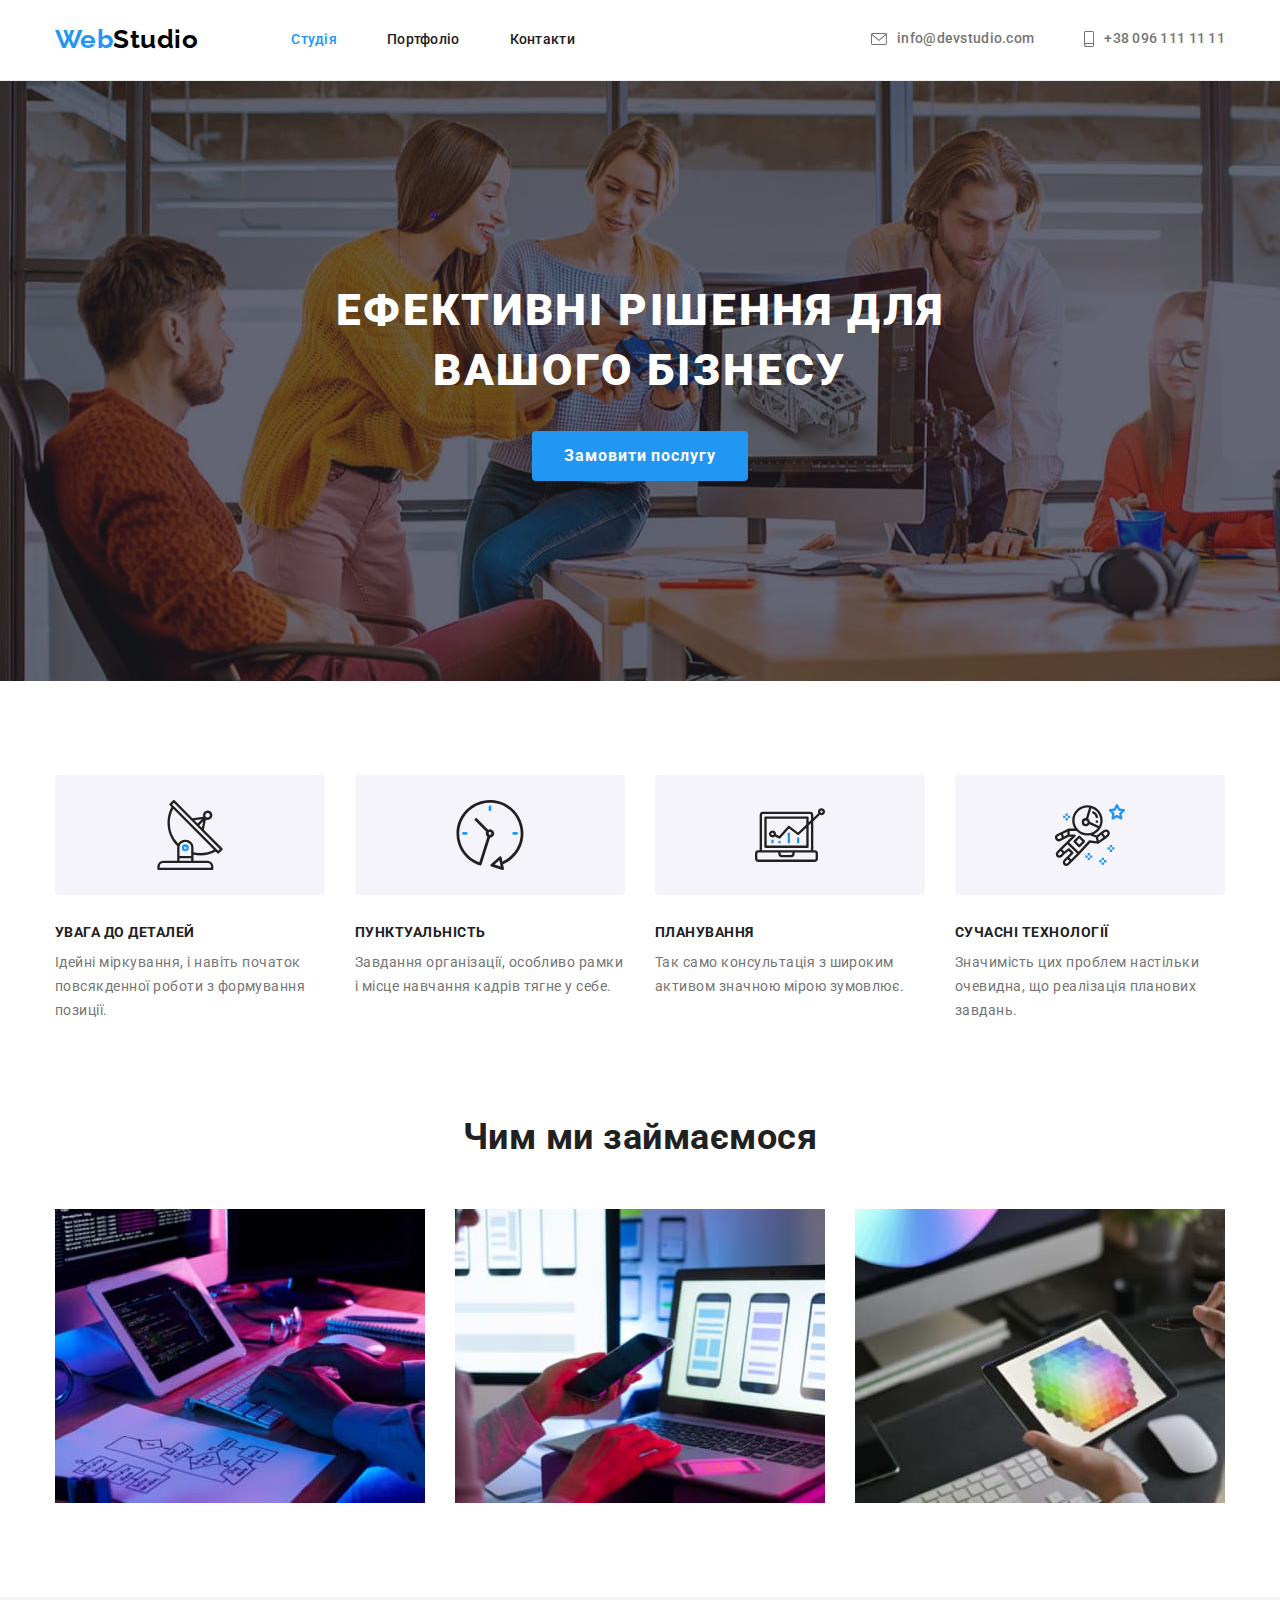
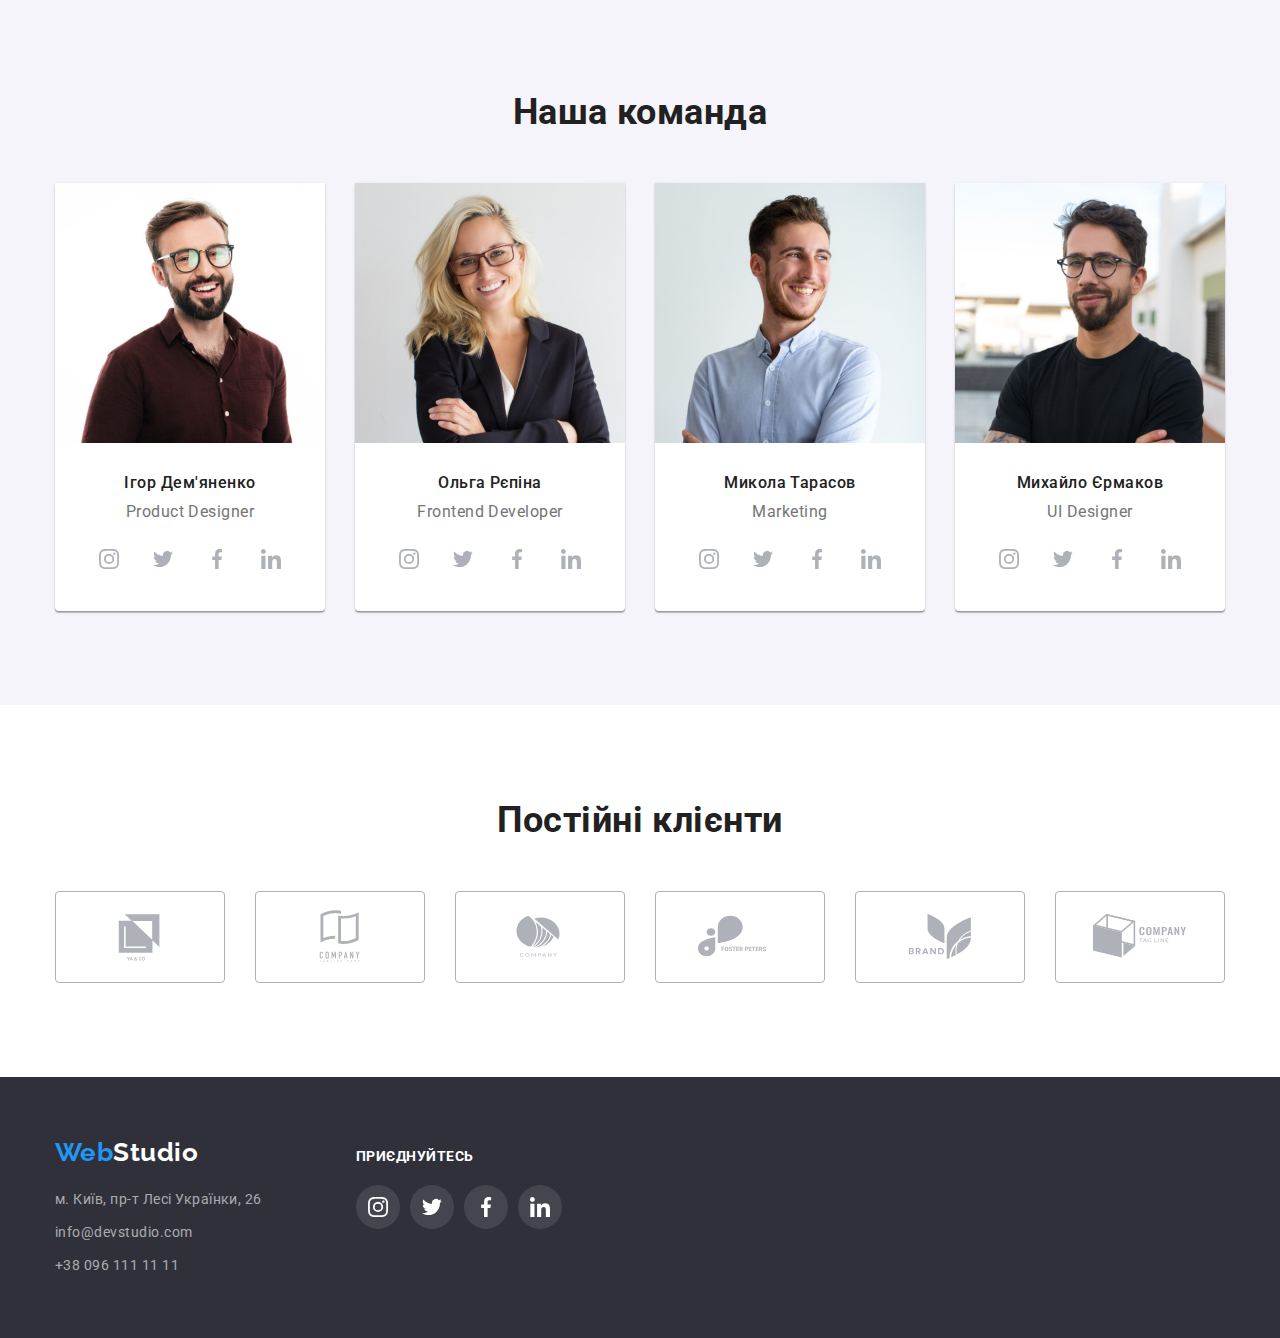
<file: index.html>
<!DOCTYPE html>
<html lang="uk">
<head>
    <meta charset="UTF-8">
    <meta http-equiv="X-UA-Compatible" content="IE=edge">
    <meta name="viewport" content="width=device-width, initial-scale=1.0">
    <title>Webstudio</title>

    <link rel="preconnect" href="https://fonts.googleapis.com">
    <link rel="preconnect" href="https://fonts.gstatic.com" crossorigin>
    <link href="https://fonts.googleapis.com/css2?family=Raleway:wght@700&family=Roboto:wght@400;500;700;900&display=swap"
        rel="stylesheet">

        <link rel="stylesheet" href="https://cdnjs.cloudflare.com/ajax/libs/modern-normalize/1.1.0/modern-normalize.min.css">

    <link rel="stylesheet" href="./css/styles.css">
</head>
<body>
    <header class="page-header">
        <div class="container page-header-container">
            <nav class="page-navigation page-navigation-container">
                <a class="logo-header link" href="./index.html">Web<span class="logo-black">Studio</span></a> 
                <ul class="menu menu-container list">
                    <li>
                        <a class="menu-link current link" href="./index.html">Студія</a>
                    </li>
                    <li>
                        <a class="menu-link link" href="./portfolio.html">Портфоліо</a>
                    </li>
                    <li>
                        <a class="menu-link link" href="#">Контакти</a>
                    </li>
                </ul>
            </nav>
                <ul class="page-header-contacts contacts-container list">
                    <li class="page-header-contacts-item">
                        <a class="contact link" href="mailto:info@devstudio.com">
                            <svg class="icon-header" width="16" height="12">
                                <use href="./images/sprite.svg#icon-envelope"></use>
                            </svg>info@devstudio.com</a>
                    </li>
                    <li class="page-header-contacts-item">
                        <a class="contact link" href="tel:+380961111111">
                            <svg class="icon-header" width="10" height="16">
                                <use href="./images/sprite.svg#icon-smartphone"></use>
                            </svg>+38 096 111 11 11</a>
                    </li>
                </ul>
        </div>
    </header>

    <main>
        <section class="hero">
            <div class="container">
                <h1 class="hero-title">Ефективні рішення для вашого бізнесу</h1>
                <button type="button" class="modal-open-btn">Замовити послугу</button>
            </div>
        </section>

        <section class="advantages section">
            <div class="container">
                <h2 class="section-title visually-hidden">Наші переваги</h2>
                <ul class="advantages-list list">
                    <li class="advantages-item">
                        <div class="advantages-icon-box">
                            <svg width="70" height="70">
                                <use href="./images/sprite.svg#icon-antenna"></use>
                            </svg>
                        </div>
                        <h3 class="advantages-subtitle subtitle">Увага до деталей</h3>
                        <p class="advantages-desc">Ідейні міркування, і навіть початок повсякденної роботи з формування позиції.
                        </p>
                    </li>
                    <li class="advantages-item">
                        <div class="advantages-icon-box">
                            <svg width="70" height="70">
                                <use href="./images/sprite.svg#icon-clock"></use>
                            </svg>
                        </div>
                        <h3 class="advantages-subtitle subtitle">Пунктуальність</h3>
                        <p class="advantages-desc">Завдання організації, особливо рамки і місце навчання кадрів тягне у себе.
                        </p>
                    </li>
                    <li class="advantages-item">
                        <div class="advantages-icon-box">
                            <svg width="70" height="70">
                                <use href="./images/sprite.svg#icon-diagram"></use>
                            </svg>
                        </div>
                        <h3 class="advantages-subtitle subtitle">Планування</h3>
                        <p class="advantages-desc">Так само консультація з широким активом значною мірою зумовлює.</p>
                    </li>
                    <li class="advantages-item">
                        <div class="advantages-icon-box"> 
                            <svg width="70" height="70">
                                <use href="./images/sprite.svg#icon-astronaut"></use>
                            </svg>
                        </div>
                        <h3 class="advantages-subtitle subtitle">Сучасні технології</h3>
                        <p class="advantages-desc">Значимість цих проблем настільки очевидна, що реалізація планових завдань.
                        </p>
                    </li>
                </ul>
            </div>
        </section>

        <section class="gallery section">
            <div class="container">
                <h2 class="section-title">Чим ми займаємося</h2>
                <ul class="gallery-list list">
                    <li class="gallery-item">
                        <img src="./images/img1.jpg" alt="Людина пише код" width="370">
                    </li>
                    <li class="gallery-item">
                        <img src="./images/img2.jpg" alt="Людина тримає телефон" width="370">
                    </li>
                    <li class="gallery-item">
                        <img src="./images/img3.jpg" alt="Людина працює над дизайном" width="370">
                    </li>
                </ul>
            </div>
        </section>

        <section class="team section">
            <div class="container">
                <h2 class="section-title">Наша команда</h2>
                <ul class="team-list list">
                    <li class="team-item">
                        <img src="./images/igor_d.jpg" alt="Ігор Дем'яненко" width="270">
                        <div class="team-item-info">
                            <h3 class="team-member subtitle">Ігор Дем'яненко</h3>
                            <p class="team-desc">Product Designer</p>
                            <ul class="team-sm-links list">
                                <li class="sm-links-item">
                                    <a class="sm-link-icon" href="">
                                        <svg class="icon" width="20" height="20">
                                            <use href="./images/sprite.svg#icon-instagram"></use>
                                        </svg>
                                    </a>
                                </li>
                                <li class="sm-links-item">
                                    <a class="sm-link-icon" href="">
                                        <svg class="icon" width="20" height="20">
                                            <use href="./images/sprite.svg#icon-twitter"></use>
                                        </svg>
                                    </a>
                                </li>
                                <li class="sm-links-item">
                                    <a class="sm-link-icon" href="">
                                        <svg class="icon" width="20" height="20">
                                            <use href="./images/sprite.svg#icon-facebook"></use>
                                        </svg>
                                    </a>
                                </li>
                                <li class="sm-links-item"> 
                                    <a class="sm-link-icon" href="">
                                        <svg class="icon" width="20" height="20">
                                            <use href="./images/sprite.svg#icon-linkedin"></use>
                                        </svg>
                                    </a>
                                </li>
                            </ul>
                        </div>
                    </li>
                    <li class="team-item">
                        <img src="./images/olga_r.jpg" alt="Ольга Рєпіна" width="270">
                        <div class="team-item-info">
                            <h3 class="team-member subtitle">Ольга Рєпіна</h3>
                            <p class="team-desc">Frontend Developer</p>
                            <ul class="team-sm-links list">
                                <li class="sm-links-item">
                                    <a class="sm-link-icon" href="">
                                        <svg class="icon" width="20" height="20">
                                            <use href="./images/sprite.svg#icon-instagram"></use>
                                        </svg>
                                    </a>
                                </li>
                                <li class="sm-links-item">
                                    <a class="sm-link-icon" href="">
                                        <svg class="icon" width="20" height="20">
                                            <use href="./images/sprite.svg#icon-twitter"></use>
                                        </svg>
                                    </a>
                                </li>
                                <li class="sm-links-item">
                                    <a class="sm-link-icon" href="">
                                        <svg class="icon" width="20" height="20">
                                            <use href="./images/sprite.svg#icon-facebook"></use>
                                        </svg>
                                    </a>
                                </li>
                                <li class="sm-links-item">
                                    <a class="sm-link-icon" href="">
                                        <svg class="icon" width="20" height="20">
                                            <use href="./images/sprite.svg#icon-linkedin"></use>
                                        </svg>
                                    </a>
                                </li>
                            </ul>
                        </div>
                    </li>
                    <li class="team-item">
                        <img src="./images/mykola_t.jpg" alt="Микола Тарасов" width="270">
                        <div class="team-item-info">
                            <h3 class="team-member subtitle">Микола Тарасов</h3>
                            <p class="team-desc">Marketing</p>
                            <ul class="team-sm-links list">
                                <li class="sm-links-item">
                                    <a class="sm-link-icon" href="">
                                        <svg class="icon" width="20" height="20">
                                            <use href="./images/sprite.svg#icon-instagram"></use>
                                        </svg>
                                    </a>
                                </li>
                                <li class="sm-links-item">
                                    <a class="sm-link-icon" href="">
                                        <svg class="icon" width="20" height="20">
                                            <use href="./images/sprite.svg#icon-twitter"></use>
                                        </svg>
                                    </a>
                                </li>
                                <li class="sm-links-item">
                                    <a class="sm-link-icon" href="">
                                        <svg class="icon" width="20" height="20">
                                            <use href="./images/sprite.svg#icon-facebook"></use>
                                        </svg>
                                    </a>
                                </li>
                                <li class="sm-links-item">
                                    <a class="sm-link-icon" href="">
                                        <svg class="icon" width="20" height="20">
                                            <use href="./images/sprite.svg#icon-linkedin"></use>
                                        </svg>
                                    </a>
                                </li>
                            </ul>
                        </div>
                    </li>
                    <li class="team-item ">
                        <img src="./images/myhailo_e.jpg" alt="Михайло Єрмаков" width="270">
                        <div class="team-item-info">
                            <h3 class="team-member subtitle">Михайло Єрмаков</h3>
                            <p class="team-desc">UI Designer</p>
                            <ul class="team-sm-links list">
                                <li class="sm-links-item">
                                    <a class="sm-link-icon" href="">
                                        <svg class="icon" width="20" height="20">
                                            <use href="./images/sprite.svg#icon-instagram"></use>
                                        </svg>
                                    </a>
                                </li>
                                <li class="sm-links-item">
                                    <a class="sm-link-icon" href="">
                                        <svg class="icon" width="20" height="20">
                                            <use href="./images/sprite.svg#icon-twitter"></use>
                                        </svg>
                                    </a>
                                </li>
                                <li class="sm-links-item">
                                    <a class="sm-link-icon" href="">
                                        <svg class="icon" width="20" height="20">
                                            <use href="./images/sprite.svg#icon-facebook"></use>
                                        </svg>
                                    </a>
                                </li>
                                <li class="sm-links-item">
                                    <a class="sm-link-icon" href="">
                                        <svg class="icon" width="20" height="20">
                                            <use href="./images/sprite.svg#icon-linkedin"></use>
                                        </svg>
                                    </a>
                                </li>
                            </ul>
                        </div>
                    </li>
                </ul>
            </div>
        </section>

        <section class="clients section">
            <div class="container">
                <h2 class="section-title">Постійні клієнти</h2>
                <ul class="clients-list list">
                    <li class="clients-list-item">
                        <a class="client link" href="">
                            <svg class="client-icon" width="106" height="60">
                                <use href="./images/sprite.svg#icon-first-logo"></use>
                            </svg>
                        </a>
                    </li>
                    <li class="clients-list-item">
                        <a class="client link" href="">
                            <svg class="client-icon" width="106" height="60">
                                <use href="./images/sprite.svg#icon-second-logo"></use>
                            </svg>
                        </a>
                    </li>
                    <li class="clients-list-item">
                        <a class="client link" href="">
                            <svg class="client-icon" width="106" height="60">
                                <use href="./images/sprite.svg#icon-third-logo"></use>
                            </svg>
                        </a>
                    </li>
                    <li class="clients-list-item">
                        <a class="client link" href="">
                            <svg class="client-icon" width="106" height="60">
                                <use href="./images/sprite.svg#icon-fourth-logo"></use>
                            </svg>
                        </a>
                    </li>
                    <li class="clients-list-item">
                        <a class="client link" href="">
                            <svg class="client-icon" width="106" height="60">
                                <use href="./images/sprite.svg#icon-fifth-logo"></use>
                            </svg>
                        </a>
                    </li>
                    <li class="clients-list-item">
                        <a class="client" href="">
                            <svg class="client-icon" width="106" height="60">
                                <use href="./images/sprite.svg#icon-sixth-logo"></use>
                            </svg>
                        </a>
                    </li>
                </ul>
            </div>
        </section>
    </main>

    <footer class="page-footer">
        <div class="container footer-sections">
            <div class="footer-address">
                <a class="logo-footer link" href="./index.html">Web<span class="logo-white">Studio</span></a>
                <address class="footer-info">
                    <ul class="footer-info-list list">
                        <li class="footer-info-item">
                            <a class="location link" href="https://goo.gl/maps/CPtrU1FHBa2aNyZL9" target="_blank"
                                rel="noopener noreferrer nofollow">
                                м. Київ, пр-т Лесі Українки, 26
                            </a>
                        </li>
                        <li class="footer-info-item">
                            <a class="page-footer-email link" href="mailto:info@devstudio.com">info@devstudio.com</a>
                        </li>
                        <li class="footer-info-item">
                            <a class="page-footer-phone-number link" href="tel:+380961111111">+38 096 111 11 11</a>
                        </li>
                    </ul>
                </address>
            </div>
            
            <div class="footer-social-links">
                <p class="footer-sl-title">Приєднуйтесь</p>
                <ul class="footer-social-links-list list">
                    <li class="footer-sl-item">
                        <a class="sm-link-icon footer-link link" href="">
                            <svg class="footer-icon" width="20" height="20">
                                <use href="./images/sprite.svg#icon-instagram"></use>
                            </svg>
                        </a>
                    </li>
                    <li class="footer-sl-item">
                        <a class="sm-link-icon footer-link link" href="">
                            <svg class="footer-icon" width="20" height="20">
                                <use href="./images/sprite.svg#icon-twitter"></use>
                            </svg>
                        </a>
                    </li>
                    <li class="footer-sl-item">
                        <a class="sm-link-icon footer-link link" href="">
                            <svg class="footer-icon" width="20" height="20">
                                <use href="./images/sprite.svg#icon-facebook"></use>
                            </svg>
                        </a>
                    </li>
                    <li class="footer-sl-item">
                        <a class="sm-link-icon footer-link link" href="">
                            <svg class="footer-icon" width="20" height="20">
                                <use href="./images/sprite.svg#icon-linkedin"></use>
                            </svg>
                        </a>
                    </li>
                </ul>
            </div>
        </div>
    </footer>
</body>
</html>
</file>
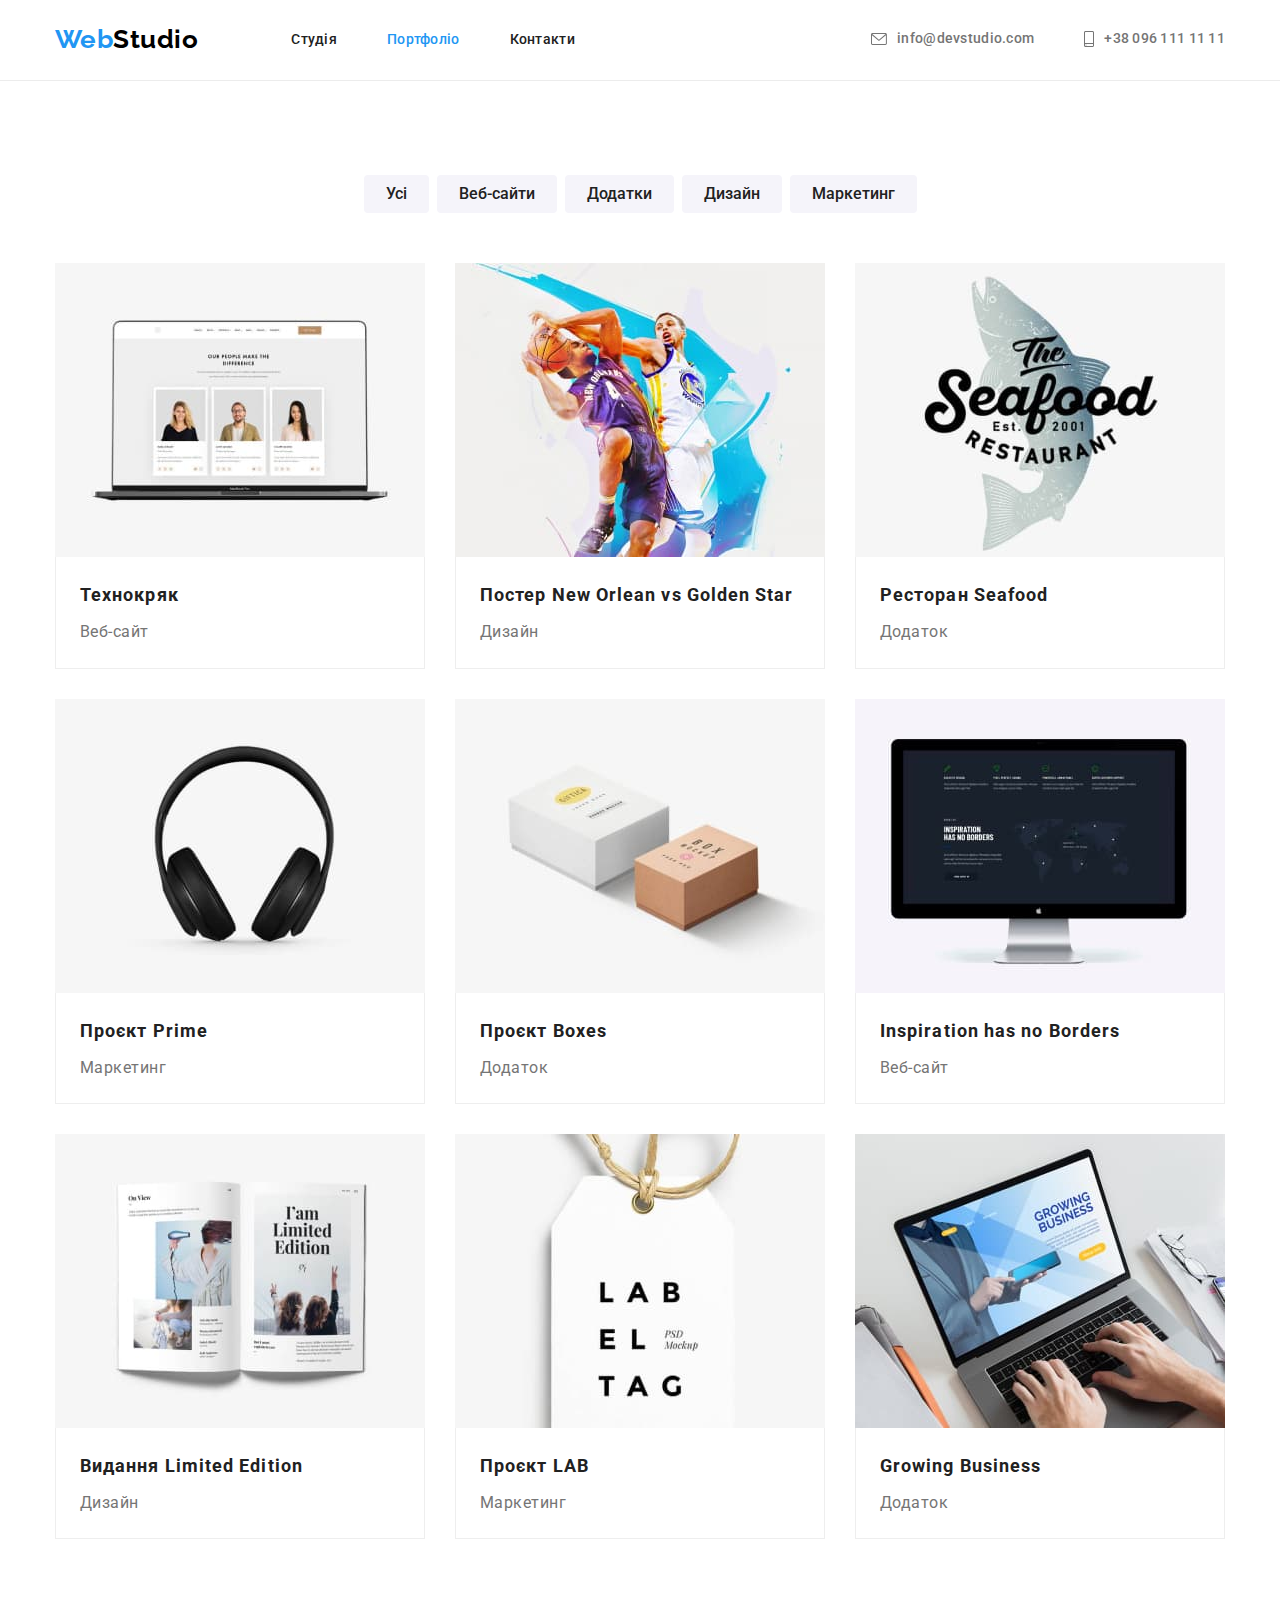
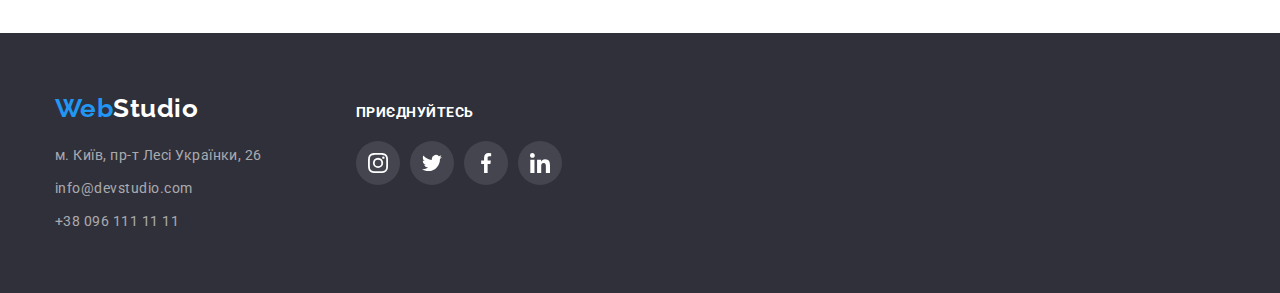
<file: portfolio.html>
<!DOCTYPE html>
<html lang="uk">

<head>
    <meta charset="UTF-8">
    <meta http-equiv="X-UA-Compatible" content="IE=edge">
    <meta name="viewport" content="width=device-width, initial-scale=1.0">
    <title>Portfolio</title>

    <link rel="preconnect" href="https://fonts.googleapis.com">
    <link rel="preconnect" href="https://fonts.gstatic.com" crossorigin>
    <link href="https://fonts.googleapis.com/css2?family=Raleway:wght@700&family=Roboto:wght@400;500;700;900&display=swap"
        rel="stylesheet">

    <link rel="stylesheet" href="https://cdnjs.cloudflare.com/ajax/libs/modern-normalize/1.1.0/modern-normalize.min.css">

    <link rel="stylesheet" href="./css/styles.css">
</head>

<body>
    <header class="page-header">
        <div class="container page-header-container">
            <nav class="page-navigation page-navigation-container">
                <a class="logo-header link" href="./index.html">Web<span class="logo-black">Studio</span></a>
                <ul class="menu menu-container list">
                    <li>
                        <a class="menu-link link" href="./index.html">Студія</a>
                    </li>
                    <li>
                        <a class="menu-link current link" href="./portfolio.html">Портфоліо</a>
                    </li>
                    <li>
                        <a class="menu-link link" href="#">Контакти</a>
                    </li>
                </ul>
            </nav>
            <ul class="page-header-contacts contacts-container list">
                <li class="page-header-contacts-item">
                    <a class="contact link" href="mailto:info@devstudio.com">
                        <svg class="icon-header" width="16" height="12">
                            <use href="./images/sprite.svg#icon-envelope"></use>
                        </svg>info@devstudio.com</a>
                </li>
                <li class="page-header-contacts-item">
                    <a class="contact link" href="tel:+380961111111">
                        <svg class="icon-header" width="10" height="16">
                            <use href="./images/sprite.svg#icon-smartphone"></use>
                        </svg>+38 096 111 11 11</a>
                </li>
            </ul>
        </div>
    </header>

    <main>
        <section class="portfolio section">
            <div class="container">
                <h1 class="section-title visually-hidden">Портфоліо</h1>
                <ul class="filter-list list">
                    <li class="filter-item">
                        <button class="filter-item-btn" type="button">Усі</button>
                    </li>
                    <li class="filter-item">
                        <button class="filter-item-btn" type="button">Веб-сайти</button>
                    </li>
                    <li class="filter-item">
                        <button class="filter-item-btn" type="button">Додатки</button>
                    </li>
                    <li class="filter-item">
                        <button class="filter-item-btn" type="button">Дизайн</button>
                    </li>
                    <li class="filter-item">
                        <button class="filter-item-btn" type="button">Маркетинг</button>
                    </li>
                </ul>
                
                <ul class="portfolio-list list">
                    <li class="portfolio-item">
                        <a class="portfolio-item-link link" href="">
                            <img src="./images/techproject.jpg" width="370" alt="Монітор ноутбука">
                            <div class="portfolio-item-info">
                                <h2 class="portfolio-item-title">Технокряк</h2>
                                <p class="portfolio-desc">Веб-сайт</p>
                            </div>
                        </a>
                    </li>
                    <li class="portfolio-item">
                        <a class="portfolio-item-link link" href="">
                            <img src="./images/basketball.jpg" width="370" alt="Двоє чоловіків грають в баскетбол">
                            <div class="portfolio-item-info">
                                <h2 class="portfolio-item-title">Постер New Orlean vs Golden Star</h2>
                                <p class="portfolio-desc">Дизайн</p>
                            </div>
                        </a>
                    </li>
                    <li class="portfolio-item">
                        <a class="portfolio-item-link link" href="">
                            <img src="./images/seafood_restaurant.jpg" width="370" alt="Логотип ресторану">
                            <div class="portfolio-item-info">
                                <h2 class="portfolio-item-title">Ресторан Seafood</h2>
                                <p class="portfolio-desc">Додаток</p>
                            </div>
                        </a>
                    </li>
                    <li class="portfolio-item">
                        <a class="portfolio-item-link link" href="">
                            <img src="./images/prime.jpg" width="370" alt="Навушники">
                            <div class="portfolio-item-info">
                                <h2 class="portfolio-item-title">Проєкт Prime</h2>
                                <p class="portfolio-desc">Маркетинг</p>
                            </div>
                        </a>
                    </li>
                    <li class="portfolio-item">
                        <a class="portfolio-item-link link" href="">
                            <img src="./images/boxes.jpg" width="370" alt="Дві коробки">
                            <div class="portfolio-item-info">
                                <h2 class="portfolio-item-title">Проєкт Boxes</h2>
                                <p class="portfolio-desc">Додаток</p>
                            </div>
                        </a>
                    </li>
                    <li class="portfolio-item">
                        <a class="portfolio-item-link link" href="">
                            <img src="./images/monitor.jpg" width="370" alt="Монітор">
                            <div class="portfolio-item-info">
                                <h2 class="portfolio-item-title">Inspiration has no Borders</h2>
                                <p class="portfolio-desc">Веб-сайт</p>
                            </div>
                        </a>
                    </li>
                    <li class="portfolio-item">
                        <a class="portfolio-item-link link" href="">
                            <img src="./images/book.jpg" width="370" alt="Розгорнута книга">
                            <div class="portfolio-item-info">
                                <h2 class="portfolio-item-title">Видання Limited Edition</h2>
                                <p class="portfolio-desc">Дизайн</p>
                            </div>
                        </a>
                    </li>
                    <li class="portfolio-item">
                        <a class="portfolio-item-link link" href="">
                            <img src="./images/lab_project.jpg" width="370" alt="Бірка">
                            <div class="portfolio-item-info">
                                <h2 class="portfolio-item-title">Проєкт LAB</h2>
                                <p class="portfolio-desc">Маркетинг</p>
                            </div>
                        </a>
                    </li>
                    <li class="portfolio-item">
                        <a class="portfolio-item-link link" href="">
                            <img src="./images/growing_business_app.jpg" width="370" alt="Додаток відкритий на ноутбуці">
                            <div class="portfolio-item-info">
                                <h2 class="portfolio-item-title">Growing Business</h2>
                                <p class="portfolio-desc">Додаток</p>
                            </div>
                        </a>
                    </li>
                </ul>
            </div>
        </section>

    </main>

    <footer class="page-footer">
        <div class="container footer-sections">
            <div class="footer-address">
                <a class="logo-footer link" href="./index.html">Web<span class="logo-white">Studio</span></a>
                <address class="footer-info">
                    <ul class="footer-info-list list">
                        <li class="footer-info-item">
                            <a class="location link" href="https://goo.gl/maps/CPtrU1FHBa2aNyZL9" target="_blank"
                                rel="noopener noreferrer nofollow">
                                м. Київ, пр-т Лесі Українки, 26
                            </a>
                        </li>
                        <li class="footer-info-item">
                            <a class="page-footer-email link" href="mailto:info@devstudio.com">info@devstudio.com</a>
                        </li>
                        <li class="footer-info-item">
                            <a class="page-footer-phone-number link" href="tel:+380961111111">+38 096 111 11 11</a>
                        </li>
                    </ul>
                </address>
            </div>
    
            <div class="footer-social-links">
                <p class="footer-sl-title">Приєднуйтесь</p>
                <ul class="footer-social-links-list list">
                    <li class="footer-sl-item">
                        <a class="sm-link-icon footer-link link" href="">
                            <svg class="footer-icon" width="20" height="20">
                                <use href="./images/sprite.svg#icon-instagram"></use>
                            </svg>
                        </a>
                    </li>
                    <li class="footer-sl-item">
                        <a class="sm-link-icon footer-link link" href="">
                            <svg class="footer-icon" width="20" height="20">
                                <use href="./images/sprite.svg#icon-twitter"></use>
                            </svg>
                        </a>
                    </li>
                    <li class="footer-sl-item">
                        <a class="sm-link-icon footer-link link" href="">
                            <svg class="footer-icon" width="20" height="20">
                                <use href="./images/sprite.svg#icon-facebook"></use>
                            </svg>
                        </a>
                    </li>
                    <li class="footer-sl-item">
                        <a class="sm-link-icon footer-link link" href="">
                            <svg class="footer-icon" width="20" height="20">
                                <use href="./images/sprite.svg#icon-linkedin"></use>
                            </svg>
                        </a>
                    </li>
                </ul>
            </div>
        </div>
    </footer>
</body>
</html>
</file>
<file: css/styles.css>
:root {
    --primary-text-color: #212121;
    --secondary-text-color: #757575;
    --accent-color: #2196F3;
    --active-accent-color: #188CE8;
    --primary-white-color: #FFFFFF;
    --primary-black-color: #000000;
    --logo-font: 'Raleway', sans-serif;
    --hero-bcg-color: #C4C4C4;
    --footer-bcg-color: #2F303A;
    --primary-grey-color: #F5F4FA;
    --opacity-white: rgba(255, 255, 255, 0.6);
    --footer-icon-bcg: rgba(255, 255, 255, 0.1);
    --border-color: #EEEEEE;
    --header-border: #ECECEC;
    --icon-color: #AFB1B8;
}

.link {
    text-decoration: none;
    display: inline-block;
}

.list {
    list-style: none;
}

img {
    display: block;
}

body {
    font-family: 'Roboto', sans-serif;
    background-color: var(--primary-white-color);
    letter-spacing: 0.03em;
}

h1, h2, h3, h4, p {
    margin-top: 0;
    margin-bottom: 0;
}

ul, ol {
    margin-top: 0;
    margin-bottom: 0;
    padding-left: 0;
}

/* Common classes  */

.container {
    width: 1200px;
    margin-left: auto;
    margin-right: auto;
    padding-left: 15px;
    padding-right: 15px;
}

.section {
    padding-top: 94px;
}

.section-title {
    font-weight: 700;
    font-size: 36px;
    line-height: 1.17;
    text-align: center;
    color: var(--primary-text-color);
    margin-bottom: 50px;
}

.subtitle {
    margin-bottom: 10px;
}

.visually-hidden {
    position: absolute;
    white-space: nowrap;
    width: 1px;
    height: 1px;
    overflow: hidden;
    border: 0;
    padding: 0;
    clip: rect(0 0 0 0);
    clip-path: inset(50%);
    margin: -1px;
}

/* LOGO */

.logo-header,
.logo-footer, 
.logo-black, 
.logo-white {
    font-family: var(--logo-font);
    font-weight: 700;
    font-size: 26px;
    line-height: 1.19;
}

.logo-header {
    margin-right: 93px;
}

.logo-header, .logo-footer {
    color: var(--accent-color);
}
.logo-black {
    color: var(--primary-black-color);
}

.logo-white {
    color: var(--primary-white-color);
}

/* HEADER */

.menu .menu-link.current {
    color: var(--accent-color);
}

.page-header-container,
.page-navigation-container,
.contacts-container {
    display: flex;
    align-items: center;
}

.menu-container {
    display: flex;
    align-items: center;
    column-gap: 50px;
}

.page-header {
    padding-top: 24px;
    padding-bottom: 25px;
    border-bottom: 1px solid var(--header-border);
}

.menu-link, 
.contact {
    font-weight: 500;
    font-size: 14px;
    line-height: 1.14;
    letter-spacing: 0.02em;
}

.contact {
    color: var(--secondary-text-color);
    display: flex;
    align-items: center;
}

.menu-link {
    color: var(--primary-text-color);
}

.page-header-contacts {
    margin-left: auto;
}

.page-header-contacts-item:not(:last-child) {
    margin-right: 50px;
}

.icon-header {
    fill: currentColor;
    margin-right: 10px;
}

.menu-link:hover,
.menu-link:focus,
.contact:hover,
.contact:focus {
    color: var(--accent-color);
}

/* HERO */

.hero {
    padding-top: 200px;
    padding-bottom: 200px;
    text-align: center;
    background-color: var(--hero-bcg-color);
    background-image: linear-gradient(rgba(47, 48, 58, 0.4),rgba(47, 48, 58, 0.4)),
    url(../images/hero_bg.jpg);
    max-width: 1600px;
    background-size: cover;
    background-repeat: no-repeat;
}

.hero-title {
    font-weight: 900;
    font-size: 44px;
    line-height: 1.36;
    letter-spacing: 0.06em;
    text-transform: uppercase;
    display: flex;
    width: 696px;
    margin-bottom: 30px;
    margin-left: auto;
    margin-right: auto;
    
    color: var(--primary-white-color);
}

/* BUTTON */

.modal-open-btn {
    font-weight: 700;
    font-size: 16px;
    line-height: 1.88;
    align-items: center;
    letter-spacing: 0.06em;
    padding: 10px 32px;
    border-radius: 4px;
    cursor: pointer;
    border: 0;
    
    color: var(--primary-white-color);
    background-color: var(--accent-color);
}

.modal-open-btn:hover,
.modal-open-btn:focus {
    color: var(--primary-white-color);
    background-color: var(--active-accent-color);
}

/* ADVANTAGES */

.advantages-list{
    display: flex;
    justify-content: space-between;
    gap: 30px;
}

.advantages-item {
    flex-basis: calc((100% - 90px) / 4);
}

.advantages-icon-box {
    background-color: var(--primary-grey-color);
    display: flex;
    justify-content: center;
    align-items: center;
    height: 120px;
    border-radius: 4px;
    margin-bottom: 30px;
}

.advantages-subtitle {
    font-weight: 700;
    font-size: 14px;
    line-height: 1.14;
    text-transform: uppercase;
    color: var(--primary-text-color);
}

.advantages-desc {
    font-size: 14px;
    line-height: 1.71;
    color: var(--secondary-text-color);
}

/* GALLERY */

.gallery {
    padding-bottom: 94px;
}

.gallery-list {
    display: flex;
    justify-content: space-between;
}

/* TEAM */

.team {
    background-color: var(--primary-grey-color);
    padding-bottom: 94px;
}

.team-list {
    display: flex;
    justify-content: space-between;
    gap: 30px;
}

.team-item {
    background-color: var(--primary-white-color);
    text-align: center;
    box-shadow: 0px 1px 3px rgba(0, 0, 0, 0.12), 0px 1px 1px rgba(0, 0, 0, 0.14), 0px 2px 1px rgba(0, 0, 0, 0.2);
    border-radius: 0px 0px 4px 4px;
}

.team-item-info {
    padding-top: 30px;
    padding-bottom: 30px;
}

.team-member {
    font-weight: 500;
    font-size: 16px;
    line-height: 1.19;
    color: var(--primary-text-color);
}

.team-desc {
    font-size: 16px;
    line-height: 1.19;
    color: var(--secondary-text-color);
}

.team-sm-links {
    margin-top: 16px;
    display: flex;
    justify-content: center;
    gap: 10px;
}

.sm-link-icon {
    display: flex;
    align-items: center;
    justify-content: center;
    border-radius: 50%;
    width: 44px;
    height: 44px;
}

.sm-link-icon:hover,
.sm-link-icon:focus {
    background-color: var(--accent-color);
}

.icon {
    fill: var(--icon-color);
}

.sm-link-icon:hover .icon,
.sm-link-icon:focus .icon {
    fill: var(--primary-white-color);
}

/* CLIENTS */

.clients {
    padding-bottom: 94px;
}

.clients-list {
    display: flex;
    justify-content: space-between;
    gap: 30px;
}

.clients-list-item {
    flex-basis: calc((100% - 150px) / 6);
}

.client {
    display: flex;
    justify-content: center;
    align-items: center;
    height: 92px;
    fill: var(--icon-color);
    border: 1px solid var(--icon-color);
    border-radius: 4px;
}

.client:hover,
.client:focus {
    fill: var(--accent-color);
    border: 1px solid var(--accent-color);
}

/* FOOTER */

.page-footer {
    background-color: var(--footer-bcg-color);
    padding-top: 60px;
    padding-bottom: 60px;
}

.footer-sections {
    display: flex;
    align-items: baseline;
}

.footer-address {
    margin-right: 70px;
}

.footer-info {
    margin-top: 20px;
    width: 231px;
}

.footer-info-item:not(:last-child) {
    margin-bottom: 9px;
}

.location,
.page-footer-email,
.page-footer-phone-number {
    font-style: normal;
    font-size: 14px;
    line-height: 1.71;
    color: var(--opacity-white);
}

.location:hover,
.location:focus,
.page-footer-email:hover,
.page-footer-email:focus,
.page-footer-phone-number:hover,
.page-footer-phone-number:focus {
    color: var(--primary-white-color);
}

.footer-sl-title {
    font-weight: 700;
    font-size: 14px;
    line-height: 1.14;
    text-transform: uppercase;
    color: var(--primary-white-color);
}

.footer-social-links-list {
    display: flex;
    gap: 10px;
    margin-top: 20px;
}

.footer-link {
    background-color: var(--footer-icon-bcg);
}

.footer-icon {
    fill: var(--primary-white-color);
}

/* Portfolio */

.portfolio {
    padding-bottom: 94px;
}

.filter-list {
    display: flex;
    justify-content: center;
    gap: 8px;
}

.filter-item-btn {
    font-family: inherit;
    font-weight: 500;
    font-size: 16px;
    line-height: 1.66;
    text-align: center;
    padding: 6px 22px;
    border-radius: 4px;
    color: var(--primary-text-color);
    background-color: var(--primary-grey-color);
    cursor: pointer;
    border: 0;
}

.filter-item-btn:hover,
.filter-item-btn:focus {
    color: var(--primary-white-color);
    background-color: var(--accent-color);
    box-shadow: 0px 3px 1px rgba(0, 0, 0, 0.1), 0px 1px 2px rgba(0, 0, 0, 0.08), 0px 2px 2px rgba(0, 0, 0, 0.12);
}

.portfolio-list {
    display: flex;
    flex-wrap: wrap;
    gap: 30px;
    margin-top: 50px;
}

.portfolio-item {
    flex-basis: calc((100% - 60px) / 3);

}

.portfolio-item-link:hover,
.portfolio-item-link:focus {
    box-shadow: 0px 1px 1px rgba(0, 0, 0, 0.12), 0px 4px 4px rgba(0, 0, 0, 0.06), 1px 4px 6px rgba(0, 0, 0, 0.16);
}

.portfolio-item-info {
    padding: 20px 24px;
    border-left: 1px solid var(--border-color);
    border-right: 1px solid var(--border-color);
    border-bottom: 1px solid var(--border-color);
}

.portfolio-item-title {
    font-weight: 700;
    font-size: 18px;
    line-height: 2;
    letter-spacing: 0.06em;
    margin-bottom: 4px;
    color: var(--primary-text-color);
}

.portfolio-desc {
    font-size: 16px;
    line-height: 1.88;
    color: var(--secondary-text-color);
}
</file>
